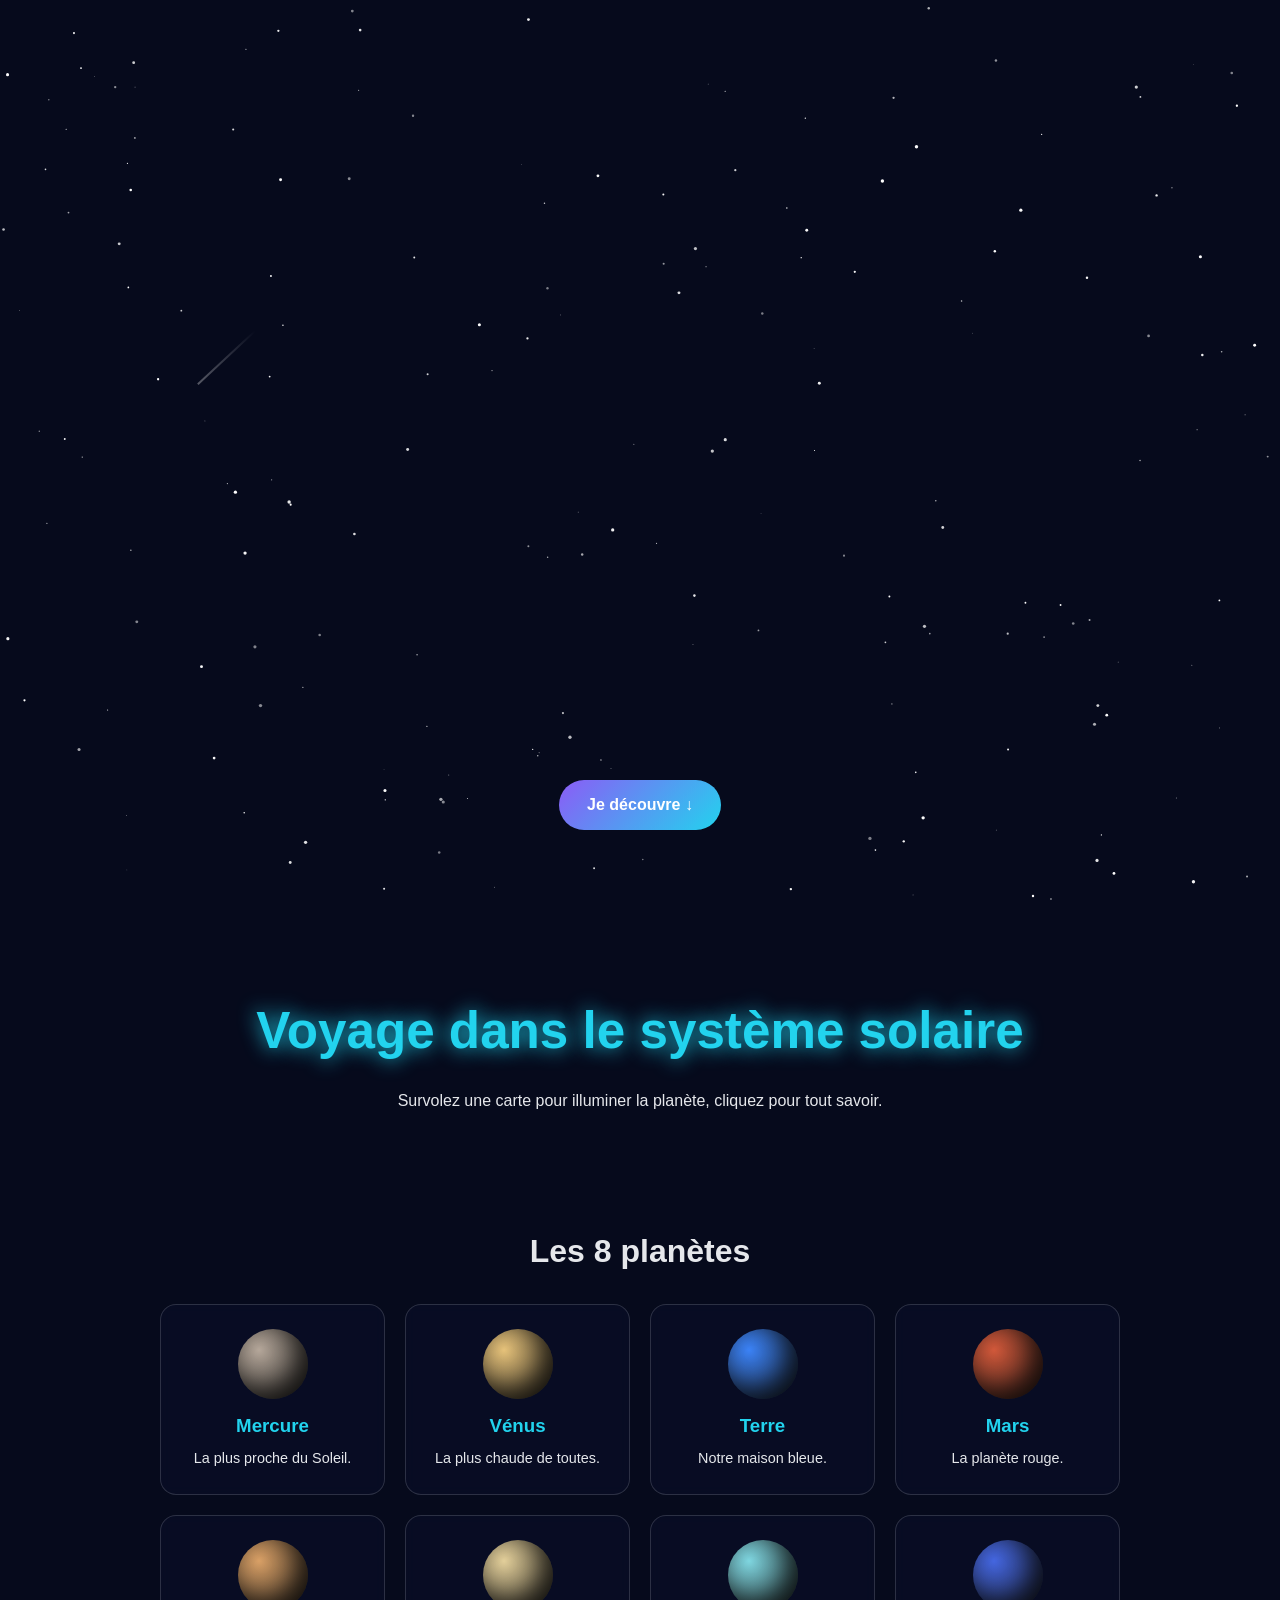
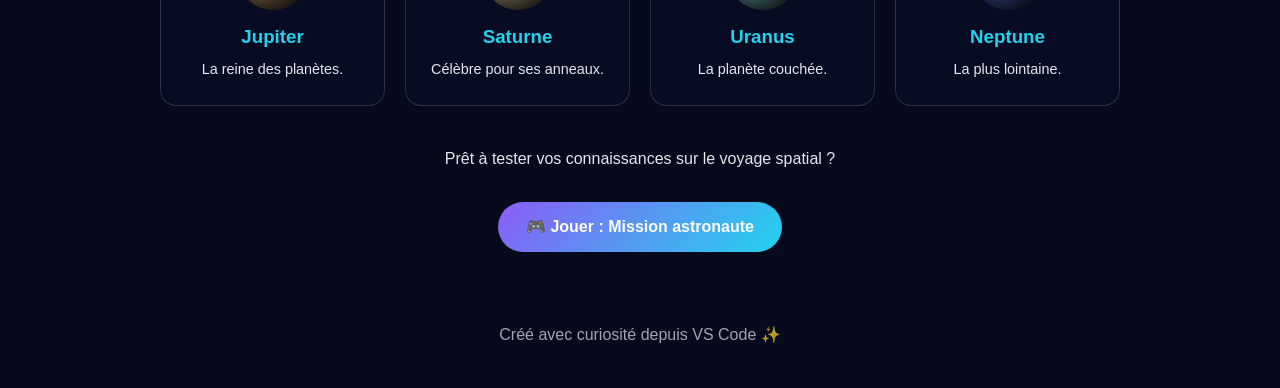
<file: index.html>
<!DOCTYPE html>
<html lang="fr">
<head>
  <meta charset="UTF-8">
  <meta name="viewport" content="width=device-width, initial-scale=1.0">
  <title>Voyage dans l'espace</title>
  <link rel="stylesheet" href="style.css">
</head>
<body>
  <canvas id="fond"></canvas>
  <!-- Écran d'accueil : uniquement le ciel étoilé et un bouton -->
 <!--« toile de dessin » vide, que JavaScript remplit avec les étoiles et les planètes.-->
  <section class="accueil">
    <a class="bouton pulse" href="#intro">Je découvre ↓</a>
  </section>

  <header id="intro">
    <h1>Voyage dans le système solaire</h1>
    <p>Survolez une carte pour illuminer la planète, cliquez pour tout savoir.</p>
  </header>

  <main id="planetes">
    <h2>Les 8 planètes</h2>
    <div class="grille" id="grille"></div>    
    <div class="lien-jeu">
      <p>Prêt à tester vos connaissances sur le voyage spatial ?</p>
      <a class="bouton" href="jeu.html">🎮 Jouer : Mission astronaute</a>
    </div>
  </main>

  <div class="voile" id="voile">
    <div class="fiche" id="fiche"></div>
  </div>

  <footer>Créé avec curiosité depuis VS Code ✨</footer>

  <script src="script.js"></script>
</body>
</html>
</file>
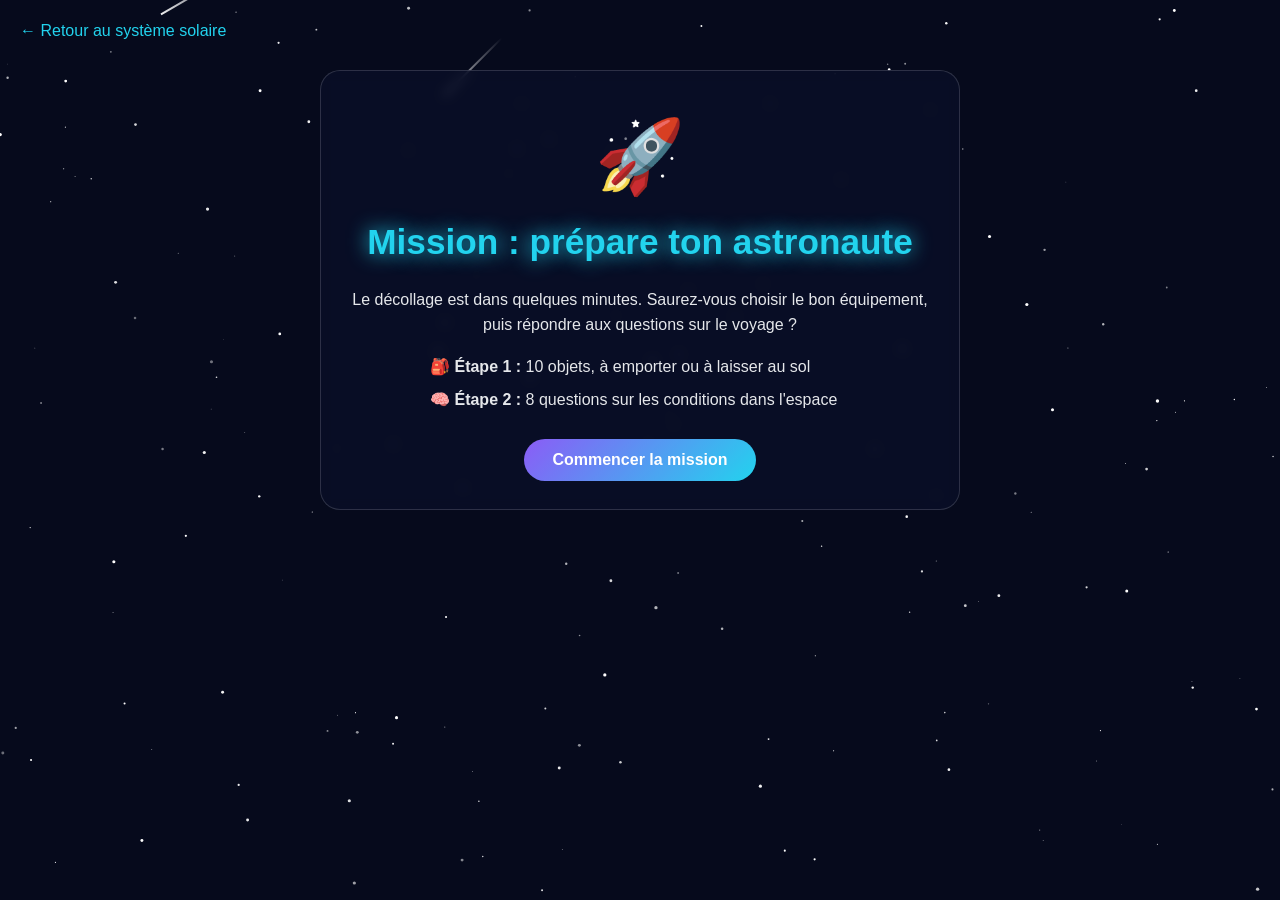
<file: jeu.html>
<!DOCTYPE html>
<html lang="fr">
<head>
  <meta charset="UTF-8">
  <meta name="viewport" content="width=device-width, initial-scale=1.0">
  <title>Mission : prépare ton astronaute</title>
  <link rel="stylesheet" href="style.css">
</head>
<body class="jeu-page">
  <canvas id="fond"></canvas>

  <a class="retour" href="index.html">← Retour au système solaire</a>

  <main id="jeu"></main>

  <script src="jeu.js"></script>
</body>
</html>
</file>
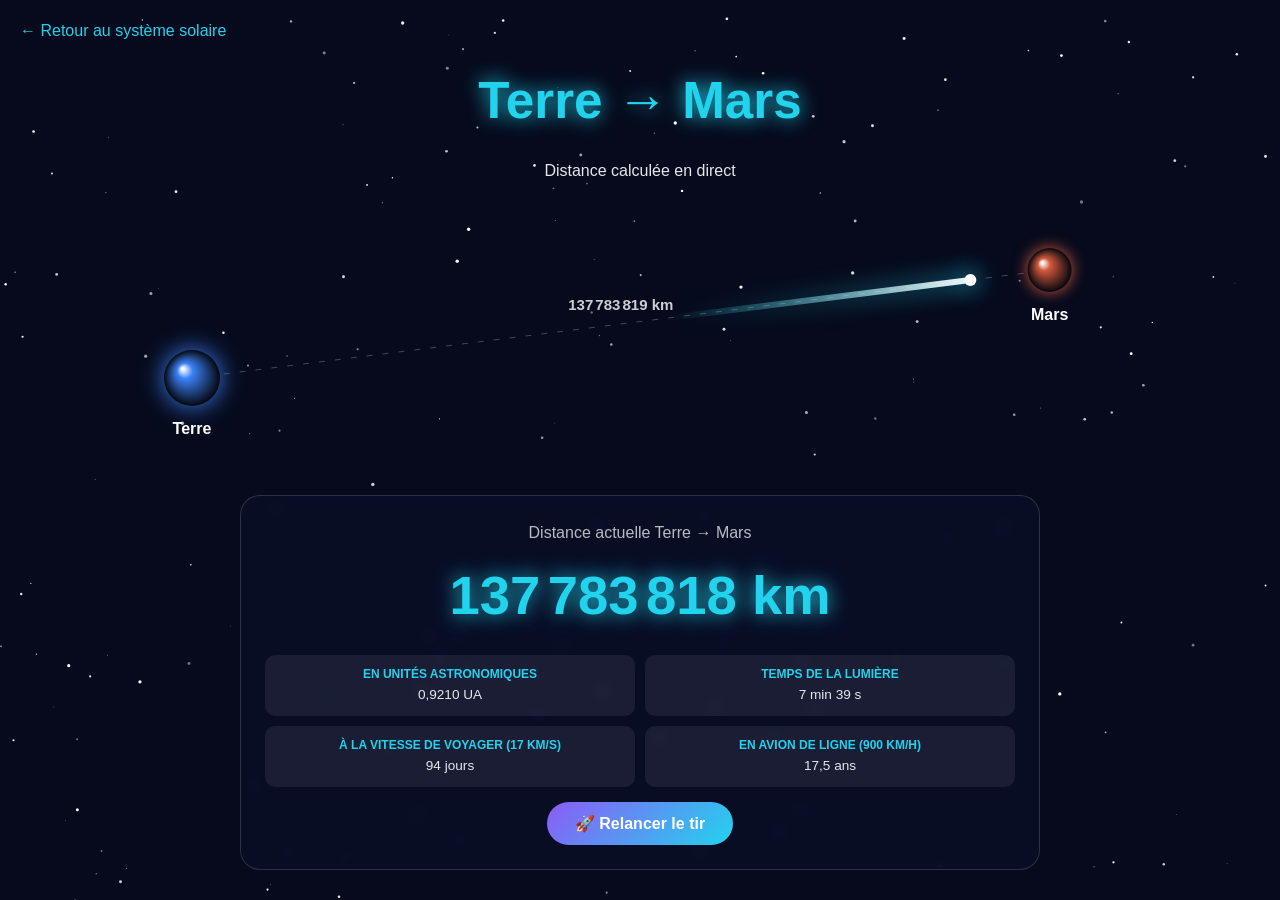
<file: planete.html>
<!DOCTYPE html>
<html lang="fr">
<head>
  <meta charset="UTF-8">
  <meta name="viewport" content="width=device-width, initial-scale=1.0">
  <title>Voyage depuis la Terre</title>
  <link rel="stylesheet" href="style.css">
</head>
<body class="voyage">
  <canvas id="fond"></canvas>

  <a class="retour" href="index.html">← Retour au système solaire</a>

  <header>
    <h1 id="titre">Terre → …</h1>
    <p>Distance calculée en direct</p>
  </header>

  <div class="espace"></div>

  <section class="panneau">
    <p class="legende">Distance actuelle Terre → <span id="nomPlanete"></span></p>
    <p class="grand-nombre"><span id="km">0</span> km</p>

    <div class="stats">
      <div class="stat"><b>En unités astronomiques</b><span id="ua">-</span></div>
      <div class="stat"><b>Temps de la lumière</b><span id="lumiere">-</span></div>
      <div class="stat"><b>À la vitesse de Voyager (17 km/s)</b><span id="voyager">-</span></div>
      <div class="stat"><b>En avion de ligne (900 km/h)</b><span id="avion">-</span></div>
    </div>

    <button class="bouton" id="relancer">🚀 Relancer le tir</button>
  </section>

  <script src="planete.js"></script>
</body>
</html>
</file>
<file: style.css>
:root {
  --fond: #060a1c;
  --violet: #8b5cf6;
  --cyan: #22d3ee;
  --texte: #e5e7eb;
}

* { box-sizing: border-box; }

html { scroll-behavior: smooth; }

body {
  margin: 0;
  font-family: Arial, Helvetica, sans-serif;
  line-height: 1.6;
  color: var(--texte);
  background: var(--fond);
}

/* Le canvas reste fixe derrière tout le reste */
#fond {
  position: fixed;
  inset: 0;
  width: 100%;
  height: 100%;
  z-index: -1;
}

/* ===== Écran d'accueil : ciel seul + bouton ===== */
.accueil {
  height: 100vh;
  display: flex;
  align-items: flex-end;
  justify-content: center;
  padding-bottom: 70px;
}

.pulse { animation: pulse 2.2s ease-in-out infinite; }
@keyframes pulse {
  0%, 100% { box-shadow: 0 0 10px rgba(34, 211, 238, 0.4); }
  50% { box-shadow: 0 0 30px rgba(139, 92, 246, 0.9); }
}

header { text-align: center; padding: 90px 20px 50px; }

h1 {
  font-size: clamp(2rem, 6vw, 3.2rem);
  margin: 0 0 10px;
  color: var(--cyan);
  text-shadow: 0 0 20px var(--cyan);
}

.bouton {
  display: inline-block;
  margin-top: 15px;
  padding: 12px 28px;
  background: linear-gradient(135deg, var(--violet), var(--cyan));
  color: white;
  font-weight: bold;
  text-decoration: none;
  border-radius: 30px;
  transition: transform 0.2s;
}
.bouton:hover { transform: scale(1.1); }

main { max-width: 1000px; margin: 0 auto; padding: 20px; }
main h2 { text-align: center; font-size: 2rem; }

.grille {
  display: grid;
  grid-template-columns: repeat(auto-fit, minmax(210px, 1fr));
  gap: 20px;
}

.carte {
  background: rgba(10, 15, 40, 0.65);
  backdrop-filter: blur(6px);
  border: 1px solid rgba(255, 255, 255, 0.15);
  border-radius: 16px;
  padding: 24px;
  text-align: center;
  cursor: pointer;
  transition: transform 0.3s, box-shadow 0.3s;
}
.carte:hover {
  transform: translateY(-8px);
  box-shadow: 0 0 25px var(--violet);
}
.carte h3 { color: var(--cyan); margin: 12px 0 6px; }
.carte p { margin: 0; font-size: 0.9rem; }

/* Petite planète dessinée en CSS */
.pastille {
  width: 70px;
  height: 70px;
  margin: 0 auto;
  border-radius: 50%;
  box-shadow: inset -10px -10px 20px rgba(0, 0, 0, 0.5);
}

/* Fenêtre qui s'ouvre au clic */
.voile {
  position: fixed;
  inset: 0;
  background: rgba(0, 0, 10, 0.75);
  display: none;
  align-items: center;
  justify-content: center;
  padding: 20px;
  z-index: 10;
}
.voile.ouvert { display: flex; }

.fiche {
  position: relative;
  width: 100%;
  max-width: 560px;
  max-height: 90vh;
  overflow-y: auto;
  background: #0d1330;
  border: 1px solid var(--violet);
  border-radius: 20px;
  padding: 28px;
  box-shadow: 0 0 40px rgba(139, 92, 246, 0.5);
  animation: apparait 0.3s;
}
@keyframes apparait {
  from { opacity: 0; transform: scale(0.9); }
  to { opacity: 1; transform: scale(1); }
}

.fiche h2 { color: var(--cyan); margin: 10px 0 0; text-align: center; }
.fiche .type { text-align: center; opacity: 0.7; margin: 0 0 16px; }
.fiche ul { padding-left: 20px; }

.fermer {
  position: absolute;
  top: 12px;
  right: 14px;
  background: none;
  border: none;
  color: white;
  font-size: 1.8rem;
  cursor: pointer;
}

.stats {
  display: grid;
  grid-template-columns: 1fr 1fr;
  gap: 10px;
}
.stat {
  background: rgba(255, 255, 255, 0.07);
  border-radius: 10px;
  padding: 10px;
  font-size: 0.85rem;
}
.stat b { display: block; color: var(--cyan); font-size: 0.75rem; text-transform: uppercase; }

.savoir {
  margin-top: 16px;
  padding: 12px;
  border-left: 4px solid var(--violet);
  background: rgba(139, 92, 246, 0.15);
  border-radius: 0 10px 10px 0;
}

footer { text-align: center; padding: 40px 20px; opacity: 0.7; }

/* ===== Page voyage ===== */
body.voyage {
  min-height: 100vh;
  display: flex;
  flex-direction: column;
}
.voyage header { padding: 60px 20px 10px; }
.espace { flex: 1; min-height: 25vh; }

.retour {
  position: absolute;
  top: 18px;
  left: 20px;
  color: var(--cyan);
  text-decoration: none;
}
.retour:hover { text-decoration: underline; }

.panneau {
  max-width: 800px;
  width: 100%;
  margin: 0 auto 30px;
  padding: 24px;
  text-align: center;
  background: rgba(10, 15, 40, 0.7);
  backdrop-filter: blur(6px);
  border: 1px solid rgba(255, 255, 255, 0.15);
  border-radius: 20px;
}
.legende { margin: 0; opacity: 0.8; }
.grand-nombre {
  margin: 6px 0 16px;
  font-size: clamp(1.8rem, 7vw, 3.4rem);
  font-weight: bold;
  color: var(--cyan);
  text-shadow: 0 0 20px var(--cyan);
  font-variant-numeric: tabular-nums;
}
.panneau .bouton { border: none; cursor: pointer; font-size: 1rem; }
.fiche .bouton { display: block; text-align: center; margin-top: 18px; }
/* ===== Page jeu ===== */
body.jeu-page { min-height: 100vh; }
.jeu-page main {
  max-width: 680px;
  margin: 0 auto;
  padding: 70px 20px 40px;
}

.panneau-jeu {
  text-align: center;
  padding: 28px;
  background: rgba(10, 15, 40, 0.75);
  backdrop-filter: blur(6px);
  border: 1px solid rgba(255, 255, 255, 0.15);
  border-radius: 20px;
  animation: apparait 0.3s;
}
.panneau-jeu h1 { font-size: clamp(1.6rem, 5vw, 2.2rem); }
.panneau-jeu h2 { color: var(--cyan); margin: 10px 0; }

.gros-emoji { font-size: 4.5rem; margin: 0; }
.score {
  font-size: 3.5rem;
  font-weight: bold;
  margin: 0;
  color: var(--cyan);
  text-shadow: 0 0 20px var(--cyan);
}

.etape { margin: 0 0 6px; opacity: 0.8; font-size: 0.9rem; }
.barre { height: 8px; background: rgba(255, 255, 255, 0.12); border-radius: 8px; overflow: hidden; margin-bottom: 14px; }
.barre div { height: 100%; background: linear-gradient(90deg, var(--violet), var(--cyan)); transition: width 0.4s; }

.regles { list-style: none; padding: 0; text-align: left; max-width: 420px; margin: 16px auto; }
.regles li { margin: 8px 0; }

.deux { display: grid; grid-template-columns: 1fr 1fr; gap: 12px; margin: 16px 0; }
.colonne { display: grid; gap: 10px; margin: 16px 0; }

.choix {
  padding: 14px;
  font-size: 1rem;
  color: var(--texte);
  background: rgba(255, 255, 255, 0.08);
  border: 1px solid rgba(255, 255, 255, 0.25);
  border-radius: 12px;
  cursor: pointer;
  transition: transform 0.15s, background 0.15s;
}
.choix:hover:not(:disabled) { transform: scale(1.03); background: rgba(139, 92, 246, 0.3); }
.choix:disabled { cursor: default; opacity: 0.8; }
.choix.vrai { background: rgba(34, 197, 94, 0.35); border-color: #22c55e; opacity: 1; }
.choix.faux { background: rgba(239, 68, 68, 0.35); border-color: #ef4444; opacity: 1; }

.verdict {
  margin: 14px 0 6px;
  padding: 12px 14px;
  text-align: left;
  border-radius: 0 10px 10px 0;
  font-size: 0.95rem;
}
.verdict.bon { border-left: 4px solid #22c55e; background: rgba(34, 197, 94, 0.15); }
.verdict.mauvais { border-left: 4px solid #ef4444; background: rgba(239, 68, 68, 0.15); }

.sac {
  margin-top: 18px;
  padding: 10px;
  font-size: 1.4rem;
  background: rgba(255, 255, 255, 0.07);
  border-radius: 12px;
}
.sac b { font-size: 0.9rem; margin-right: 6px; }
.sac span { letter-spacing: 4px; }

.bouton.gros { border: none; cursor: pointer; font-size: 1.05rem; margin: 10px 6px 0; }
.jeu-page .bouton { border: none; cursor: pointer; font-size: 1rem; }

.lien-jeu { text-align: center; margin: 40px 0 10px; }
</file>
